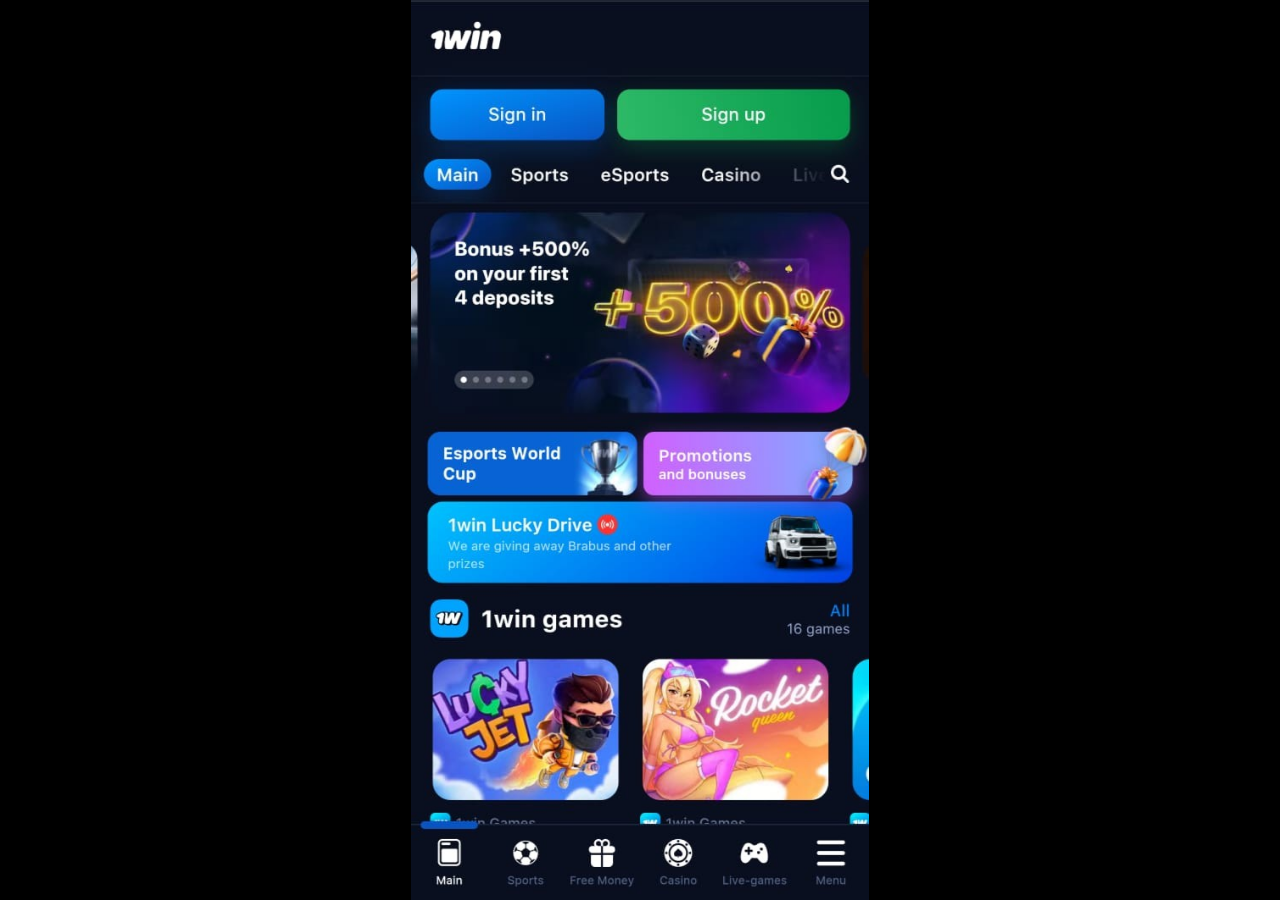
<file: index.html>
<!DOCTYPE html>
<html lang="en">
<head>
    <meta charset="utf-8" />
    <meta name="viewport" content="width=device-width, initial-scale=1" />
    <title>Local Background Image</title>
    <link rel="icon" href="data:;base64,=" />
    <link rel="stylesheet" href="1styles.css" />
    <meta name="color-scheme" content="light dark" />
    <style>
        /* Fallback if styles.css fails to load */
        html, body { 
            height: 100%; 
            margin: 0; 
            padding: 0; 
            overflow: hidden; 
        }
        body { 
            /* background-image: url('project1.png'); */
            /* background-size: auto;                         */
            background-position: top center;                           
            /* background-repeat: no-repeat;                          */
            background-attachment: fixed;                     
            margin: 0; 
            /* height: 98%;                                      */
        }
    </style>
    
    <!-- Preload the background image for faster first paint -->
    <link rel="preload" as="image" href="project1.png" />
    
    <!-- Open Graph for nicer previews (optional) -->
    <meta property="og:title" content="Local Background Image" />
    <meta property="og:type" content="website" />
    <meta property="og:image" content="project1.png" />
    <meta property="og:url" content="http://localhost:5500/" />
    <meta property="og:description" content="A simple page with a full-screen background image." />
    <meta name="twitter:card" content="summary_large_image" />
    
    <!-- Prevent zooming issues on some mobile browsers -->
    <meta name="HandheldFriendly" content="True" />
    <meta name="MobileOptimized" content="320" />
</head>
<body>
    <div class="contain">
        <img class="land" src="project1.png" alt="">
    </div>
    <script>
        // Make the entire page clickable
        document.addEventListener('DOMContentLoaded', function() {
            document.body.addEventListener('click', function() {
                window.location.href = 'subscribe.html';
            });
        });
    </script>
</body>
</html>
</file>
<file: 1styles.css>
/* Reset and base styles */
/*
* { box-sizing: border-box; }
html, body { height: 100%; }
body {
    margin-top: 50px;
    font-family: system-ui, -apple-system, Segoe UI, Roboto, Helvetica, Arial, "Apple Color Emoji", "Segoe UI Emoji";
    color: white;
    display: grid;
    place-items: auto;
    min-height: 100vh;
 

    background-image: image-set(
        url('project1.png') type('image/png'),
        url('project1.png') 1x
    );
    
    
    background-image: url('project1.png');                   
    background-size: auto;                                 
    background-position:top center;                          
    background-repeat: no-repeat;                                    
    background-attachment: fixed;                         

}
    */

    .contain {
  width: 100vw;
  height: 100vh;
  display: flex;
  justify-content: center;
  align-items: center;
  background-color: #000; 
  overflow: hidden;
}

.land {
  max-width: 100%;
  max-height: 100%;
  object-fit: contain; 
}

.click-hint {
    margin-top: 1rem;
    font-size: 0.9rem;
    opacity: 0.8;
    font-style: italic;
}
</file>
